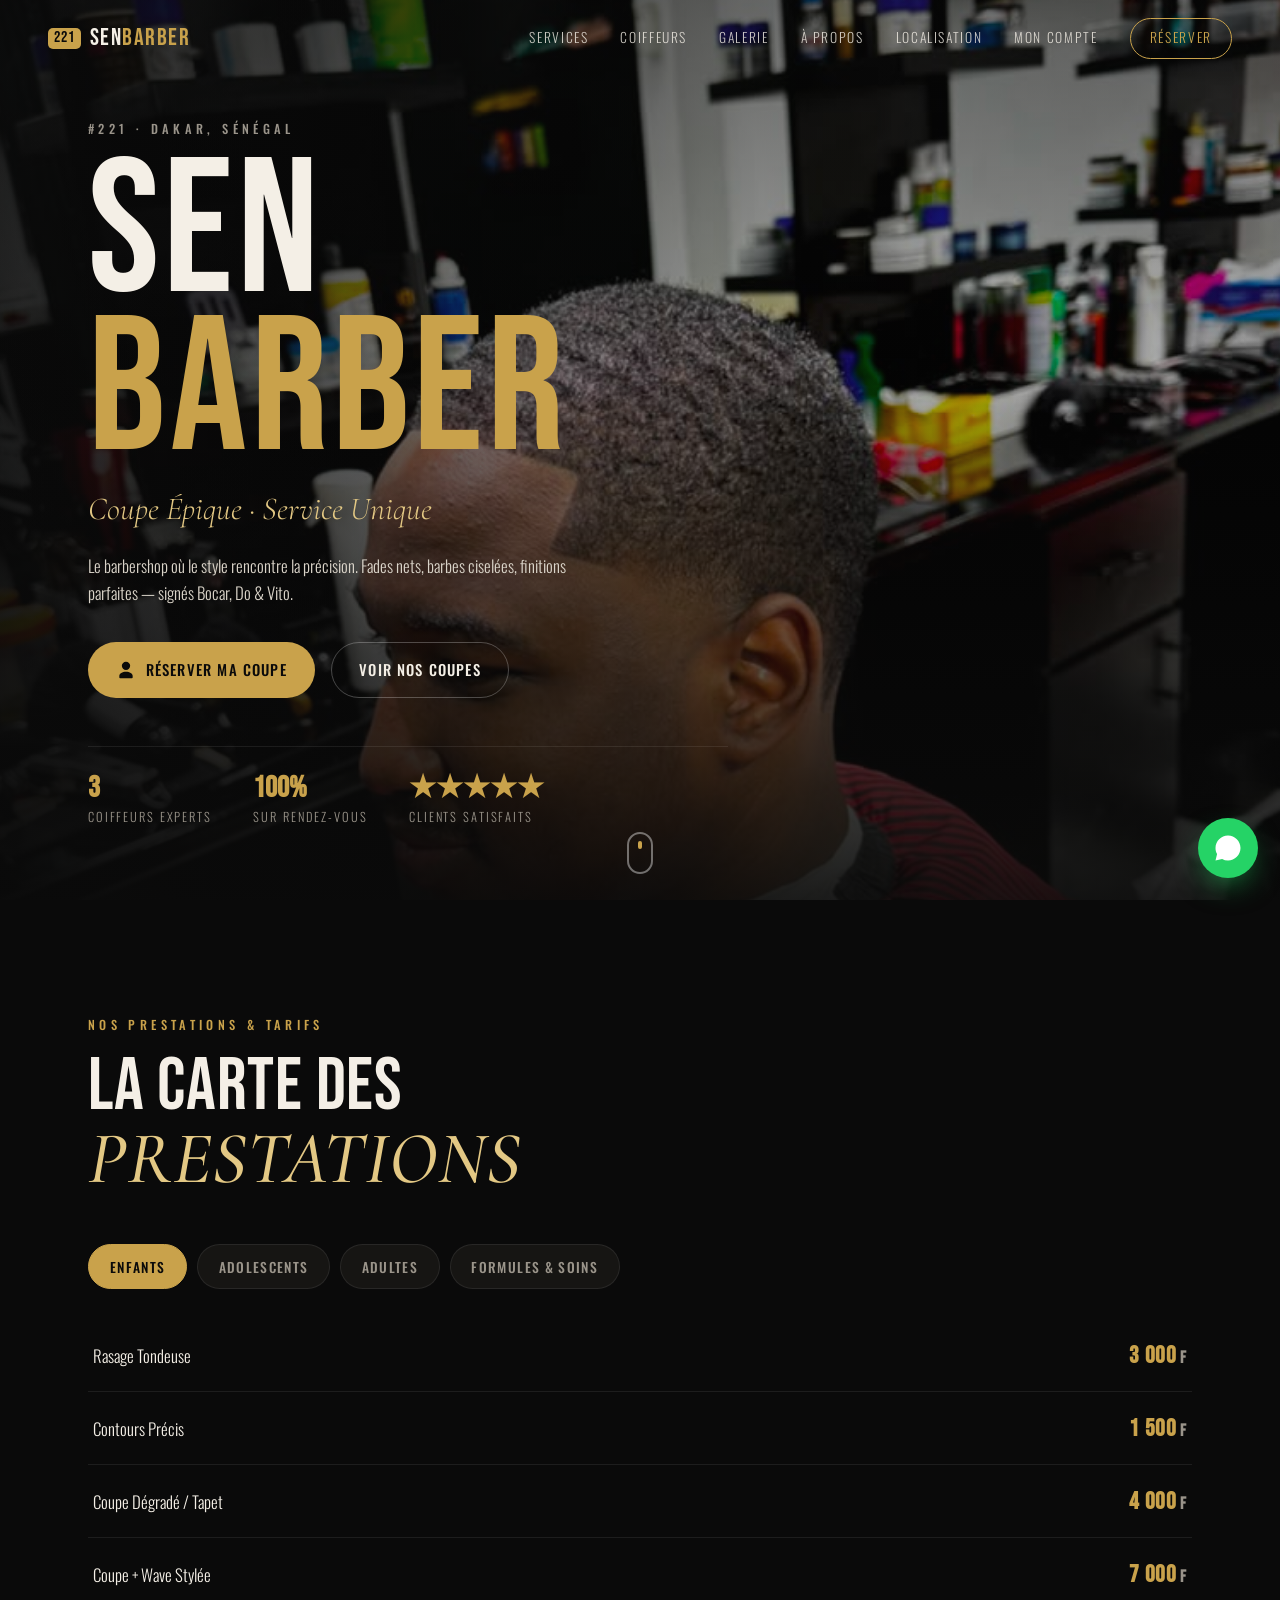
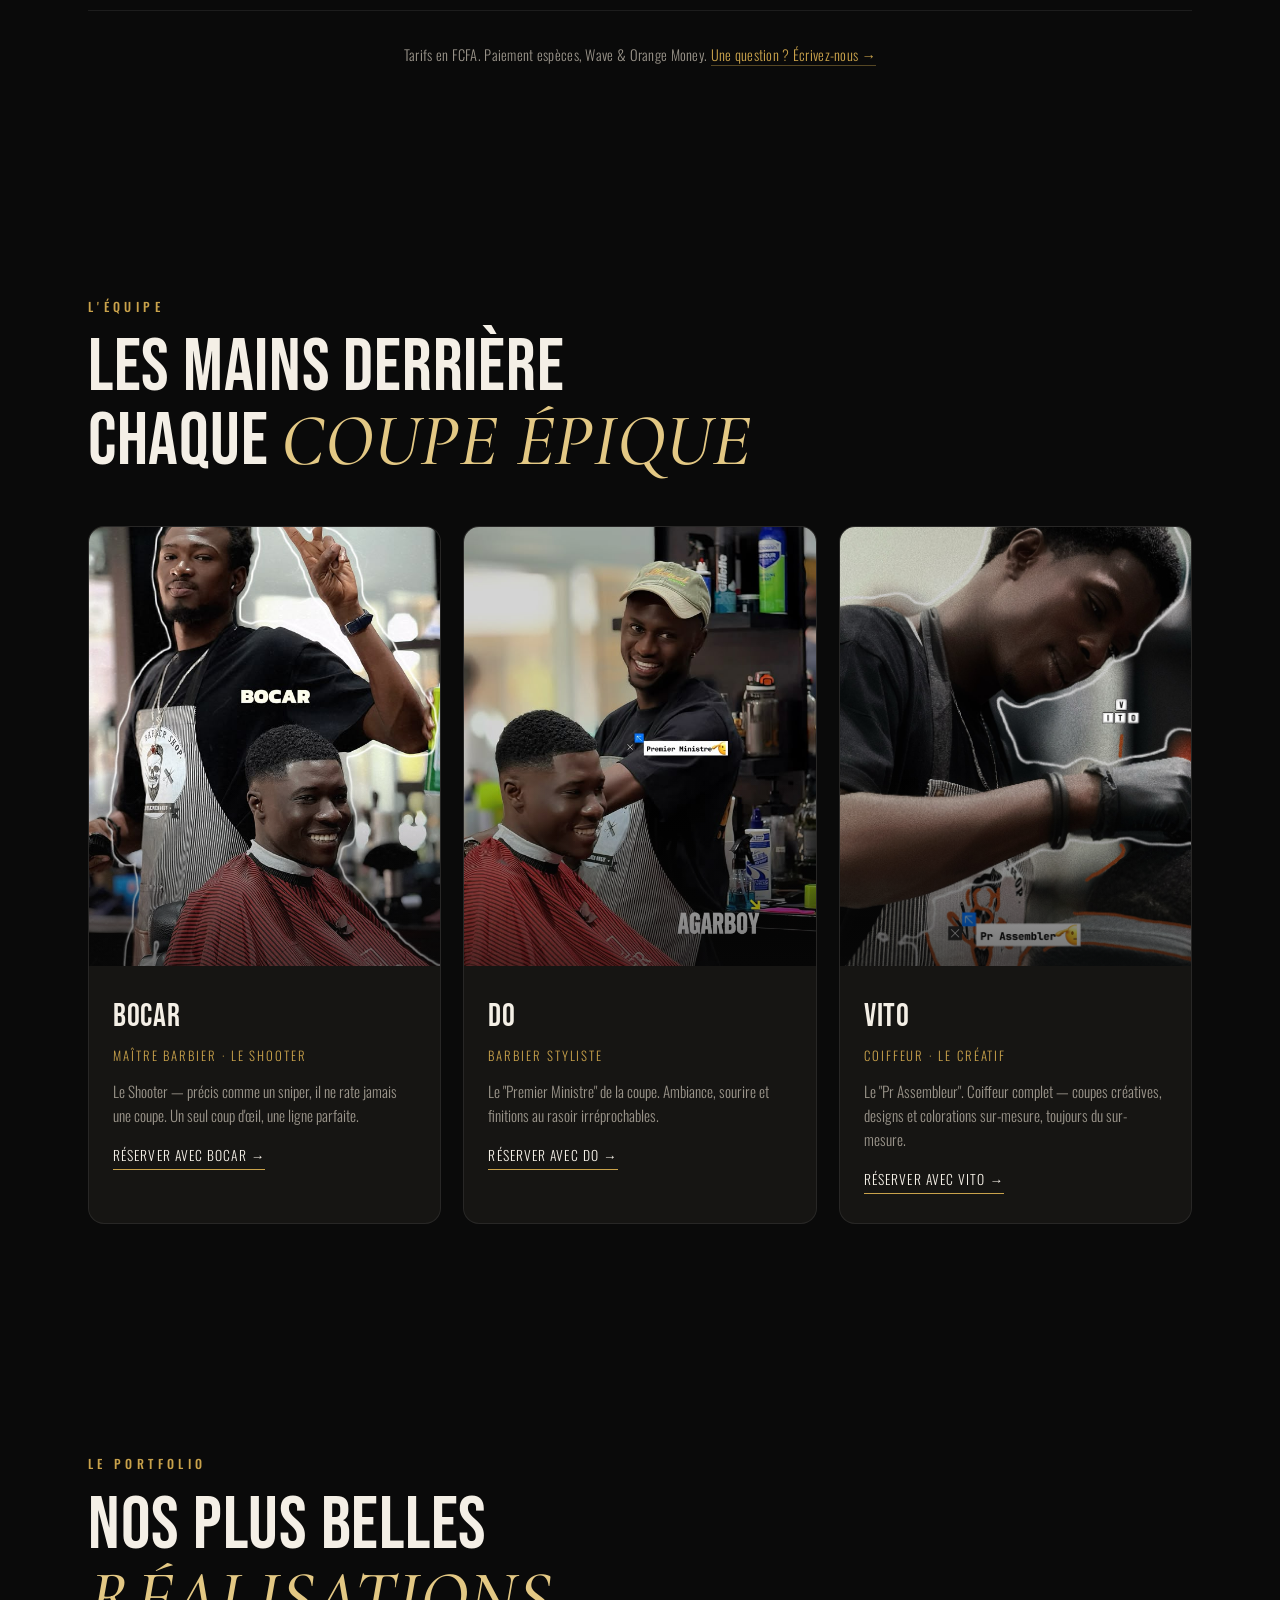
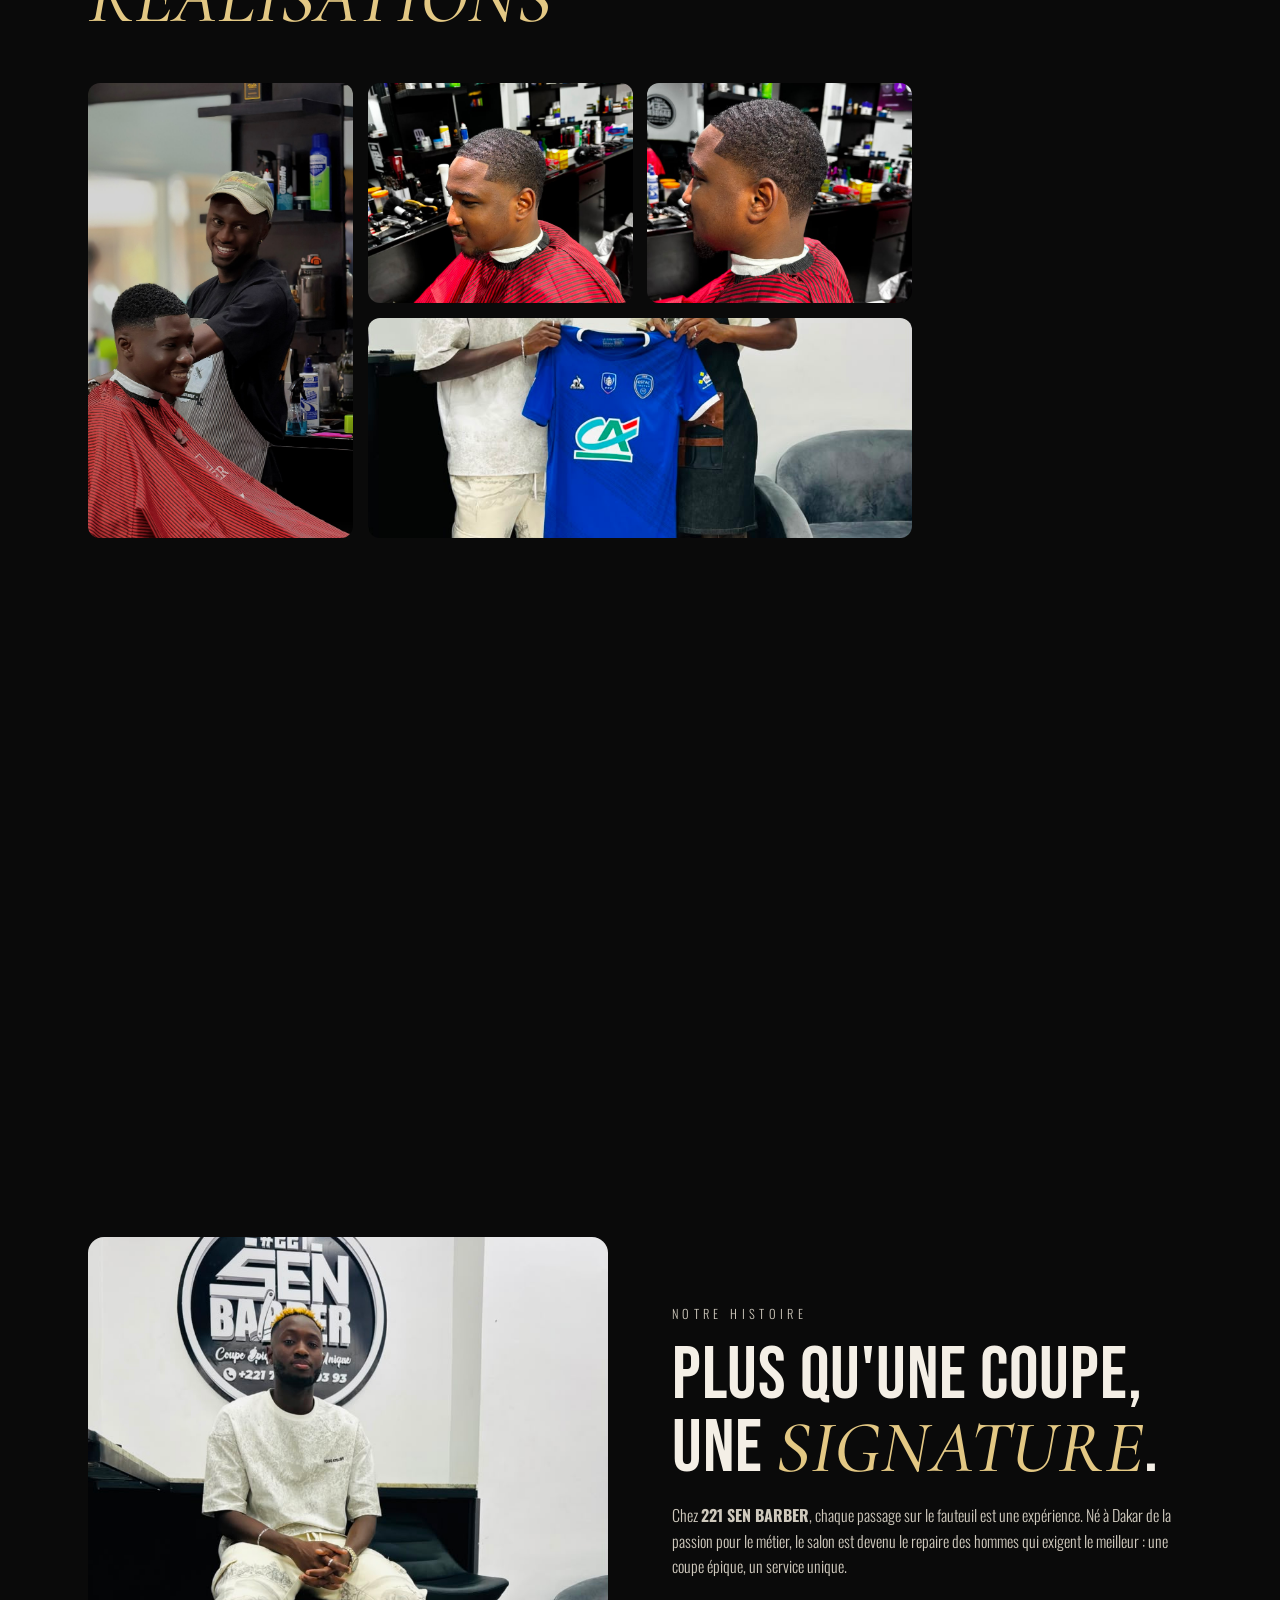
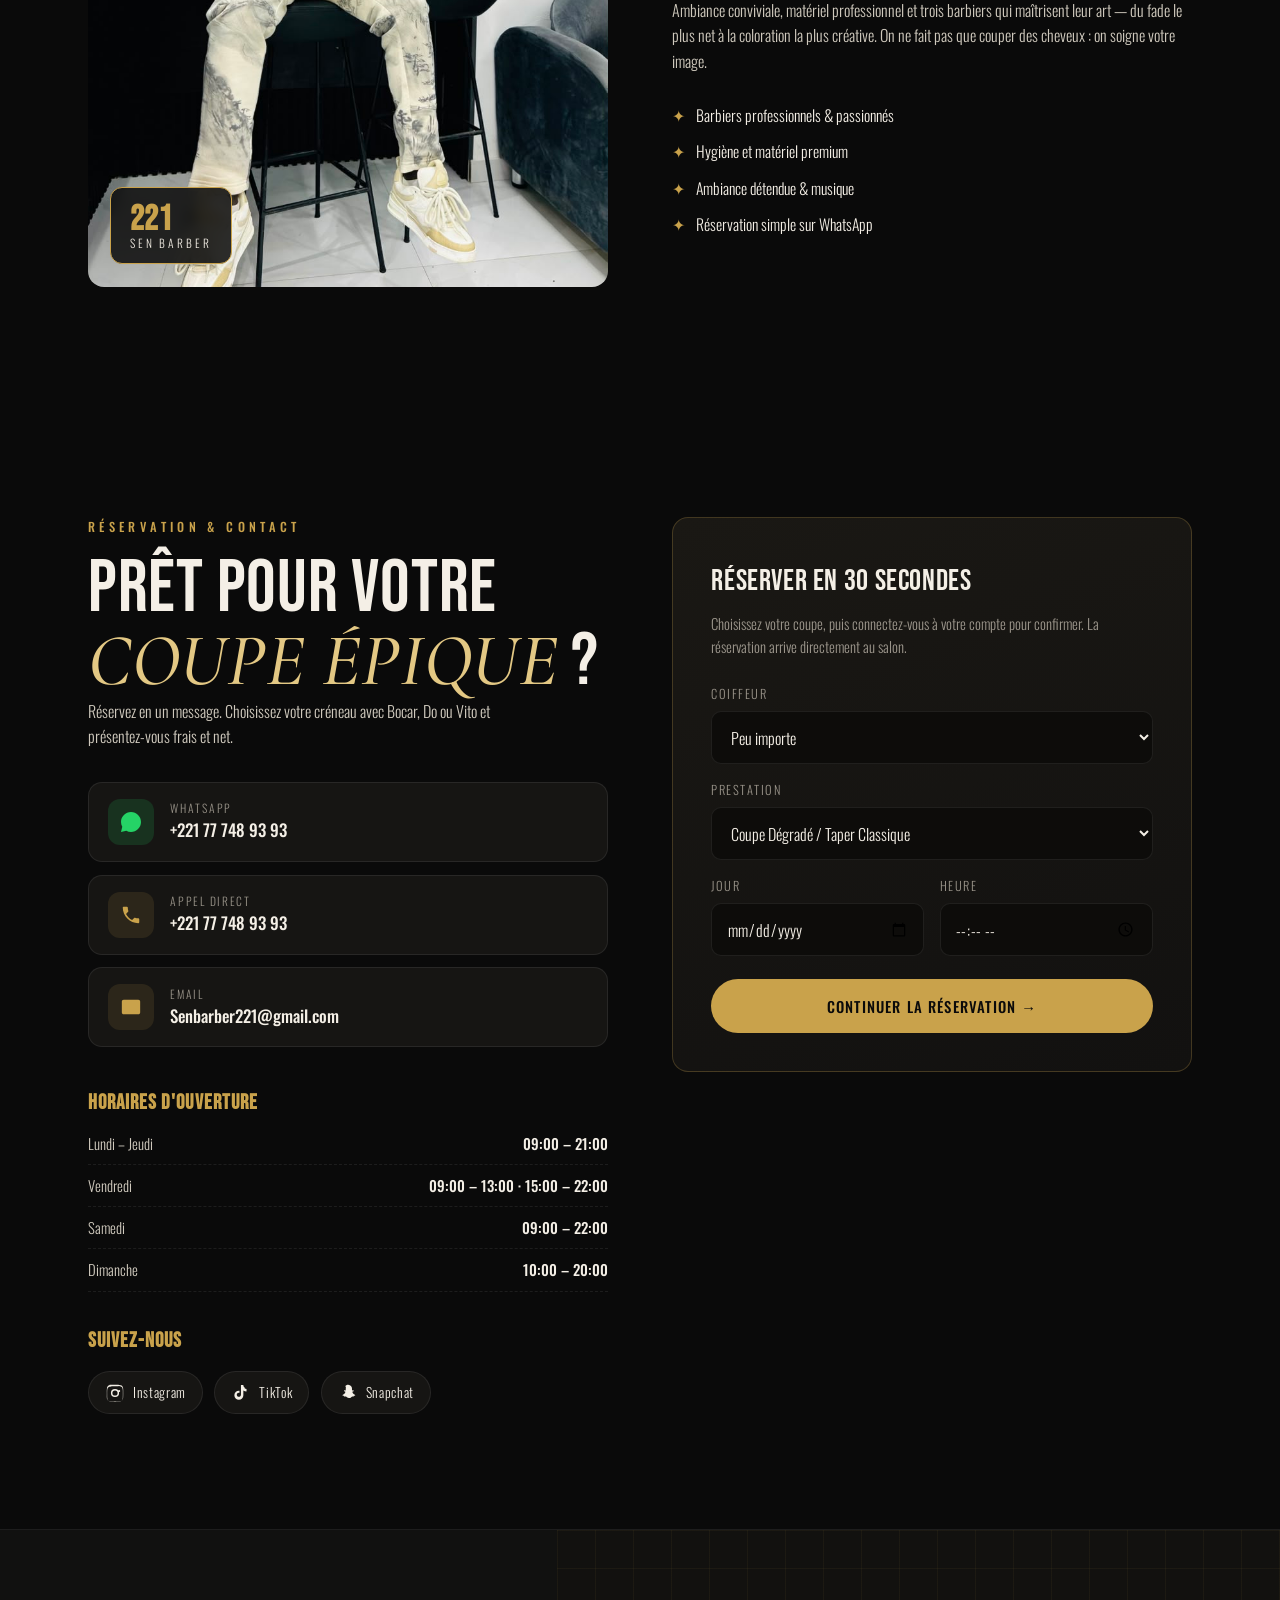
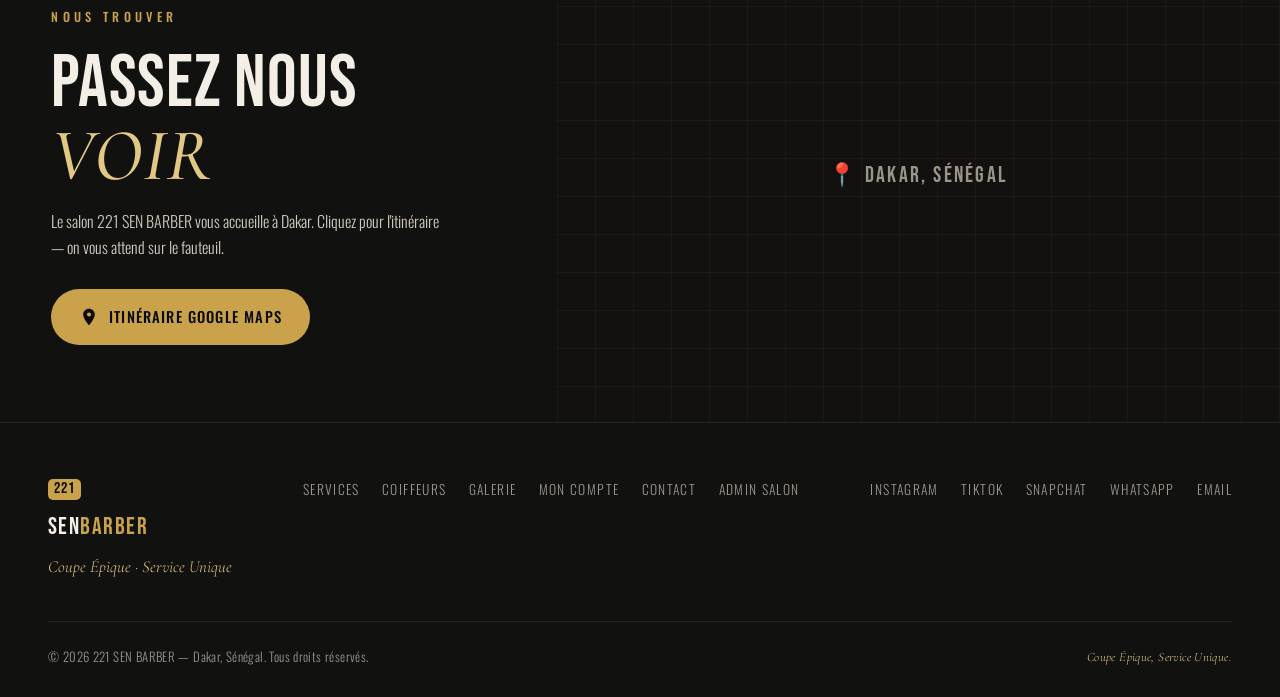
<file: index.html>
<!DOCTYPE html>
<html lang="fr">
<head>
<meta charset="UTF-8" />
<meta name="viewport" content="width=device-width, initial-scale=1.0" />
<title>221 SEN BARBER — Coupe Épique, Service Unique | Dakar</title>
<meta name="description" content="221 SEN BARBER — Barbershop premium à Dakar. Coupe épique, service unique. Fades, dégradés, taille de barbe et coloration par Bocar, Do et Vito. Réservez sur WhatsApp." />
<meta name="theme-color" content="#0a0a0a" />

<!-- Open Graph -->
<meta property="og:title" content="221 SEN BARBER — Coupe Épique, Service Unique" />
<meta property="og:description" content="Barbershop premium à Dakar. Réservez votre coupe avec Bocar, Do ou Vito." />
<meta property="og:image" content="assets/hero.jpg" />
<meta property="og:type" content="website" />

<link rel="preconnect" href="https://fonts.googleapis.com" />
<link rel="preconnect" href="https://fonts.gstatic.com" crossorigin />
<link href="https://fonts.googleapis.com/css2?family=Bebas+Neue&family=Oswald:wght@300;400;500;600;700&family=Cormorant+Garamond:ital,wght@0,500;0,600;1,500&display=swap" rel="stylesheet" />
<link rel="stylesheet" href="styles.css?v=2" />
</head>
<body>

<!-- ===== NAV ===== -->
<header class="nav" id="nav">
  <a href="#accueil" class="brand">
    <span class="brand-mark">221</span>
    <span class="brand-name">SEN<span class="amp">BARBER</span></span>
  </a>
  <nav class="nav-links" id="navLinks">
    <a href="#services">Services</a>
    <a href="#coiffeurs">Coiffeurs</a>
    <a href="#galerie">Galerie</a>
    <a href="#apropos">À propos</a>
    <a href="#localisation">Localisation</a>
    <a href="compte.html">Mon compte</a>
    <a class="nav-cta" href="compte.html">Réserver</a>
  </nav>
  <button class="burger" id="burger" aria-label="Menu">
    <span></span><span></span><span></span>
  </button>
</header>

<!-- ===== HERO ===== -->
<section class="hero" id="accueil">
  <div class="hero-bg" style="background-image:url('assets/cut-1.jpg')"></div>
  <div class="hero-overlay"></div>
  <div class="hero-content">
    <p class="eyebrow">#221 · DAKAR, SÉNÉGAL</p>
    <h1 class="hero-title">SEN<span>BARBER</span></h1>
    <p class="hero-tagline">Coupe Épique · Service Unique</p>
    <p class="hero-sub">Le barbershop où le style rencontre la précision. Fades nets, barbes ciselées, finitions parfaites — signés Bocar, Do &amp; Vito.</p>
    <div class="hero-actions">
      <a class="btn btn-gold" href="compte.html">
        <svg viewBox="0 0 24 24" width="20" height="20" fill="currentColor"><path d="M12 2a5 5 0 100 10A5 5 0 0012 2zm0 12c-4.4 0-8 2.2-8 5v2a1 1 0 001 1h14a1 1 0 001-1v-2c0-2.8-3.6-5-8-5z"/></svg>
        Réserver ma coupe
      </a>
      <a class="btn btn-ghost" href="#galerie">Voir nos coupes</a>
    </div>
    <div class="hero-stats">
      <div><strong>3</strong><span>Coiffeurs experts</span></div>
      <div><strong>100%</strong><span>Sur rendez-vous</span></div>
      <div><strong>★★★★★</strong><span>Clients satisfaits</span></div>
    </div>
  </div>
  <a href="#services" class="scroll-hint" aria-label="Descendre">
    <span></span>
  </a>
</section>

<!-- ===== SERVICES / TARIFS ===== -->
<section class="section services" id="services">
  <div class="section-head">
    <p class="eyebrow eyebrow-gold">Nos prestations &amp; tarifs</p>
    <h2>La carte des<br /><em>prestations</em></h2>
  </div>

  <div class="tabs" id="priceTabs">
    <button class="tab active" data-tab="enfants">Enfants</button>
    <button class="tab" data-tab="ados">Adolescents</button>
    <button class="tab" data-tab="adultes">Adultes</button>
    <button class="tab" data-tab="formules">Formules &amp; Soins</button>
  </div>

  <div class="price-menu">
    <!-- ENFANTS -->
    <div class="price-panel active" data-panel="enfants">
      <ul class="price-list">
        <li><span>Rasage Tondeuse</span><b>3 000</b></li>
        <li><span>Contours Précis</span><b>1 500</b></li>
        <li><span>Coupe Dégradé / Tapet</span><b>4 000</b></li>
        <li><span>Coupe + Wave Stylée</span><b>7 000</b></li>
      </ul>
    </div>
    <!-- ADOS -->
    <div class="price-panel" data-panel="ados">
      <ul class="price-list">
        <li><span>Rasage Tondeuse</span><b>4 000</b></li>
        <li><span>Contours Précis</span><b>1 500</b></li>
        <li><span>Coupe Dégradé / Taper Moderne</span><b>5 000</b></li>
        <li><span>Coupe + Wave Stylée</span><b>8 000</b></li>
      </ul>
    </div>
    <!-- ADULTES -->
    <div class="price-panel" data-panel="adultes">
      <ul class="price-list two-col">
        <li><span>Contours Précis</span><b>3 000</b></li>
        <li><span>Barbe Simple</span><b>1 500</b></li>
        <li><span>Rasage Tondeuse</span><b>5 000</b></li>
        <li><span>Barbe Complète</span><b>2 500</b></li>
        <li><span>Boule à Zéro</span><b>5 000</b></li>
        <li class="hot"><span>Coupe Dégradé / Taper Classique</span><b>6 000</b></li>
        <li><span>Coupe + Wave Stylée</span><b>8 000</b></li>
        <li><span>Coupe + Teinture</span><b>8 000</b></li>
        <li><span>Coupe + Teinture + Barbe</span><b>10 000</b></li>
        <li><span>Coupe Personnalisée</span><b>10 000</b></li>
        <li><span>Coupe Européenne Simple</span><b>8 000</b></li>
        <li><span>Coupe Européenne Personnalisée</span><b>10 000</b></li>
      </ul>
    </div>
    <!-- FORMULES -->
    <div class="price-panel" data-panel="formules">
      <ul class="price-list two-col">
        <li><span>Shampoing Enfants</span><b>1 000</b></li>
        <li><span>Shampoing Adulte</span><b>1 500</b></li>
        <li><span>Shampoing Simple</span><b>1 000</b></li>
        <li><span>Shampoing + Massage</span><b>3 000</b></li>
        <li><span>Teinte Noire</span><b>1 500</b></li>
        <li><span>Défrichage Pro</span><b>2 000</b></li>
        <li><span>Teinte Couleur</span><b>8 000</b></li>
        <li><span>Soins de Visage Barbershop</span><b class="sd">Sur demande</b></li>
        <li><span>Installation Sisterlocks</span><b class="sd">Sur demande</b></li>
        <li><span>Installation Dreadlocks</span><b class="sd">Sur demande</b></li>
        <li><span>Resserrage et Traitement</span><b class="sd">Sur demande</b></li>
      </ul>
    </div>
  </div>
  <p class="services-note">Tarifs en FCFA. Paiement espèces, Wave &amp; Orange Money. <a href="https://wa.me/221777489393" target="_blank" rel="noopener">Une question ? Écrivez-nous →</a></p>
</section>

<!-- ===== COIFFEURS ===== -->
<section class="section barbers" id="coiffeurs">
  <div class="section-head">
    <p class="eyebrow eyebrow-gold">L'équipe</p>
    <h2>Les mains derrière<br />chaque <em>coupe épique</em></h2>
  </div>
  <div class="barbers-grid">
    <article class="barber">
      <div class="barber-photo"><img src="assets/barber-bocar.jpg" alt="Bocar, coiffeur chez 221 Sen Barber" loading="lazy" /></div>
      <div class="barber-info">
        <h3>Bocar</h3>
        <p class="barber-role">Maître barbier · Le Shooter</p>
        <p class="barber-desc">Le Shooter — précis comme un sniper, il ne rate jamais une coupe. Un seul coup d'œil, une ligne parfaite.</p>
        <a class="barber-book" href="https://wa.me/221777489393?text=Bonjour%2C%20je%20souhaite%20r%C3%A9server%20avec%20Bocar." target="_blank" rel="noopener">Réserver avec Bocar →</a>
      </div>
    </article>
    <article class="barber">
      <div class="barber-photo"><img src="assets/barber-do.jpg" alt="Do, coiffeur chez 221 Sen Barber" loading="lazy" /></div>
      <div class="barber-info">
        <h3>Do</h3>
        <p class="barber-role">Barbier styliste</p>
        <p class="barber-desc">Le "Premier Ministre" de la coupe. Ambiance, sourire et finitions au rasoir irréprochables.</p>
        <a class="barber-book" href="https://wa.me/221777489393?text=Bonjour%2C%20je%20souhaite%20r%C3%A9server%20avec%20Do." target="_blank" rel="noopener">Réserver avec Do →</a>
      </div>
    </article>
    <article class="barber">
      <div class="barber-photo"><img src="assets/barber-vito.jpg" alt="Vito, coiffeur chez 221 Sen Barber" loading="lazy" /></div>
      <div class="barber-info">
        <h3>Vito</h3>
        <p class="barber-role">Coiffeur · Le Créatif</p>
        <p class="barber-desc">Le "Pr Assembleur". Coiffeur complet — coupes créatives, designs et colorations sur-mesure, toujours du sur-mesure.</p>
        <a class="barber-book" href="https://wa.me/221777489393?text=Bonjour%2C%20je%20souhaite%20r%C3%A9server%20avec%20Vito." target="_blank" rel="noopener">Réserver avec Vito →</a>
      </div>
    </article>
  </div>
</section>

<!-- ===== GALERIE ===== -->
<section class="section gallery" id="galerie">
  <div class="section-head">
    <p class="eyebrow eyebrow-gold">Le portfolio</p>
    <h2>Nos plus belles<br /><em>réalisations</em></h2>
  </div>
  <div class="gallery-grid">
    <figure class="g-item g-tall"><img src="assets/cut-4.jpg" alt="Coupe réalisée chez 221 Sen Barber" loading="lazy" /></figure>
    <figure class="g-item"><img src="assets/cut-1.jpg" alt="Fade net vue de profil" loading="lazy" /></figure>
    <figure class="g-item"><img src="assets/cut-2.jpg" alt="Dégradé et waves" loading="lazy" /></figure>
    <figure class="g-item g-wide"><img src="assets/community-2.jpg" alt="221 Sen Barber, l'accueil du salon" loading="lazy" /></figure>
    <figure class="g-item g-tall"><img src="assets/cut-3.jpg" alt="Coupe et taille de barbe" loading="lazy" /></figure>
    <figure class="g-item"><img src="assets/editorial-1.jpg" alt="Look éditorial 221 Sen Barber" loading="lazy" /></figure>
    <figure class="g-item"><img src="assets/community-1.jpg" alt="L'équipe et les clients 221 Sen Barber" loading="lazy" /></figure>
    <figure class="g-item g-wide"><img src="assets/community-3.jpg" alt="Finition à la salle 221 Sen Barber" loading="lazy" /></figure>
    <figure class="g-item"><img src="assets/editorial-2.jpg" alt="Portrait éditorial" loading="lazy" /></figure>
  </div>
</section>

<!-- ===== A PROPOS ===== -->
<section class="section about" id="apropos">
  <div class="about-grid">
    <div class="about-media">
      <img src="assets/about.jpg" alt="221 Sen Barber, l'ambiance du salon" loading="lazy" />
      <div class="about-badge">
        <strong>221</strong>
        <span>SEN BARBER</span>
      </div>
    </div>
    <div class="about-text">
      <p class="eyebrow eyebrow-gold">Notre histoire</p>
      <h2>Plus qu'une coupe,<br />une <em>signature</em>.</h2>
      <p>Chez <strong>221 SEN BARBER</strong>, chaque passage sur le fauteuil est une expérience. Né à Dakar de la passion pour le métier, le salon est devenu le repaire des hommes qui exigent le meilleur : une coupe épique, un service unique.</p>
      <p>Ambiance conviviale, matériel professionnel et trois barbiers qui maîtrisent leur art — du fade le plus net à la coloration la plus créative. On ne fait pas que couper des cheveux : on soigne votre image.</p>
      <ul class="about-list">
        <li><span>✦</span> Barbiers professionnels &amp; passionnés</li>
        <li><span>✦</span> Hygiène et matériel premium</li>
        <li><span>✦</span> Ambiance détendue &amp; musique</li>
        <li><span>✦</span> Réservation simple sur WhatsApp</li>
      </ul>
    </div>
  </div>
</section>

<!-- ===== CONTACT / RESERVATION ===== -->
<section class="section contact" id="contact">
  <div class="contact-inner">
    <div class="contact-left">
      <p class="eyebrow eyebrow-gold">Réservation &amp; contact</p>
      <h2>Prêt pour votre<br /><em>coupe épique</em> ?</h2>
      <p class="contact-lead">Réservez en un message. Choisissez votre créneau avec Bocar, Do ou Vito et présentez-vous frais et net.</p>

      <div class="contact-cards">
        <a class="c-card" href="https://wa.me/221777489393?text=Bonjour%20221%20SEN%20BARBER%2C%20je%20souhaite%20r%C3%A9server%20une%20coupe." target="_blank" rel="noopener">
          <div class="c-icon wa">
            <svg viewBox="0 0 24 24" width="24" height="24" fill="currentColor"><path d="M17.5 14.4c-.3-.15-1.8-.9-2.1-1-.3-.1-.5-.15-.7.15-.2.3-.8 1-.95 1.15-.18.15-.35.17-.65.05-.3-.15-1.27-.47-2.4-1.5-.9-.8-1.5-1.77-1.67-2.07-.17-.3-.02-.45.13-.6.13-.13.3-.35.45-.52.15-.17.2-.3.3-.5.1-.2.05-.37-.02-.52-.08-.15-.7-1.67-.95-2.28-.25-.6-.5-.52-.7-.53h-.6c-.2 0-.52.07-.8.37-.27.3-1.05 1.02-1.05 2.5s1.07 2.9 1.22 3.1c.15.2 2.1 3.2 5.1 4.5.7.3 1.25.48 1.68.62.7.22 1.35.2 1.86.12.57-.08 1.75-.72 2-1.4.25-.7.25-1.28.17-1.4-.07-.13-.27-.2-.57-.35zM12 2C6.48 2 2 6.48 2 12c0 1.77.46 3.42 1.27 4.86L2 22l5.28-1.24A9.96 9.96 0 0012 22c5.52 0 10-4.48 10-10S17.52 2 12 2z"/></svg>
          </div>
          <div><span>WhatsApp</span><strong>+221 77 748 93 93</strong></div>
        </a>
        <a class="c-card" href="tel:+221777489393">
          <div class="c-icon"><svg viewBox="0 0 24 24" width="22" height="22" fill="currentColor"><path d="M6.6 10.8c1.4 2.8 3.8 5.1 6.6 6.6l2.2-2.2c.3-.3.7-.4 1-.2 1.1.4 2.3.6 3.6.6.6 0 1 .4 1 1V20c0 .6-.4 1-1 1C10.8 21 3 13.2 3 3.9c0-.6.5-1 1-1h3.5c.6 0 1 .4 1 1 0 1.2.2 2.4.6 3.6.1.4 0 .8-.3 1l-2.2 2.3z"/></svg></div>
          <div><span>Appel direct</span><strong>+221 77 748 93 93</strong></div>
        </a>
        <a class="c-card" href="mailto:Senbarber221@gmail.com">
          <div class="c-icon"><svg viewBox="0 0 24 24" width="22" height="22" fill="currentColor"><path d="M4 4h16c1.1 0 2 .9 2 2v12c0 1.1-.9 2-2 2H4c-1.1 0-2-.9-2-2V6c0-1.1.9-2 2-2zm8 7L4 6.2V6l8 5 8-5v.2L12 11z"/></svg></div>
          <div><span>Email</span><strong>Senbarber221@gmail.com</strong></div>
        </a>
      </div>

      <div class="hours">
        <h4>Horaires d'ouverture</h4>
        <ul>
          <li><span>Lundi – Jeudi</span><b>09:00 – 21:00</b></li>
          <li><span>Vendredi</span><b>09:00 – 13:00 · 15:00 – 22:00</b></li>
          <li><span>Samedi</span><b>09:00 – 22:00</b></li>
          <li><span>Dimanche</span><b>10:00 – 20:00</b></li>
        </ul>
      </div>

      <div class="socials">
        <h4>Suivez-nous</h4>
        <div class="social-row">
          <a class="social" href="https://www.instagram.com/221_sen_barber" target="_blank" rel="noopener" aria-label="Instagram">
            <svg viewBox="0 0 24 24" width="20" height="20" fill="currentColor"><path d="M12 2.2c3.2 0 3.6 0 4.9.07 1.2.06 1.8.26 2.2.43.6.2 1 .5 1.4.9.4.4.7.8.9 1.4.2.4.4 1 .4 2.2.07 1.3.07 1.7.07 4.9s0 3.6-.07 4.9c-.06 1.2-.26 1.8-.43 2.2-.2.6-.5 1-.9 1.4-.4.4-.8.7-1.4.9-.4.2-1 .4-2.2.4-1.3.07-1.7.07-4.9.07s-3.6 0-4.9-.07c-1.2-.06-1.8-.26-2.2-.43-.6-.2-1-.5-1.4-.9-.4-.4-.7-.8-.9-1.4-.2-.4-.4-1-.4-2.2C2.2 15.6 2.2 15.2 2.2 12s0-3.6.07-4.9c.06-1.2.26-1.8.43-2.2.2-.6.5-1 .9-1.4.4-.4.8-.7 1.4-.9.4-.2 1-.4 2.2-.4C8.4 2.2 8.8 2.2 12 2.2zm0 1.8c-3.1 0-3.5 0-4.7.07-1.1.05-1.7.24-2.1.4-.5.2-.9.44-1.3.84-.4.4-.64.8-.84 1.3-.16.4-.35 1-.4 2.1C2.6 9.5 2.6 9.9 2.6 13s0 3.5.07 4.7c.05 1.1.24 1.7.4 2.1.2.5.44.9.84 1.3.4.4.8.64 1.3.84.4.16 1 .35 2.1.4 1.2.07 1.6.07 4.7.07s3.5 0 4.7-.07c1.1-.05 1.7-.24 2.1-.4.5-.2.9-.44 1.3-.84.4-.4.64-.8.84-1.3.16-.4.35-1 .4-2.1.07-1.2.07-1.6.07-4.7s0-3.5-.07-4.7c-.05-1.1-.24-1.7-.4-2.1-.2-.5-.44-.9-.84-1.3-.4-.4-.8-.64-1.3-.84-.4-.16-1-.35-2.1-.4C15.5 4 15.1 4 12 4zm0 3.1a4.9 4.9 0 110 9.8 4.9 4.9 0 010-9.8zm0 1.8a3.1 3.1 0 100 6.2 3.1 3.1 0 000-6.2zm5.1-.4a1.15 1.15 0 110 2.3 1.15 1.15 0 010-2.3z"/></svg>
            Instagram
          </a>
          <a class="social" href="https://www.tiktok.com/@221_sen_barber" target="_blank" rel="noopener" aria-label="TikTok">
            <svg viewBox="0 0 24 24" width="20" height="20" fill="currentColor"><path d="M16.6 5.8c-.9-.6-1.5-1.5-1.7-2.6-.05-.24-.07-.5-.07-.7h-2.9v11.6c0 1.4-1.1 2.5-2.5 2.5s-2.5-1.1-2.5-2.5 1.1-2.5 2.5-2.5c.27 0 .53.04.77.12V9.3a5.4 5.4 0 00-.77-.06 5.4 5.4 0 100 10.8 5.4 5.4 0 005.4-5.4V8.9c1.1.8 2.4 1.2 3.8 1.2V7.2c-.75 0-1.46-.2-2.07-.55l-.03-.02c-.02-.01-.03-.02-.05-.03z"/></svg>
            TikTok
          </a>
          <a class="social" href="https://snapchat.com/t/NSH1MHVS" target="_blank" rel="noopener" aria-label="Snapchat">
            <svg viewBox="0 0 24 24" width="20" height="20" fill="currentColor"><path d="M12 2.2c1.9 0 3.9 1.1 4.6 3.2.3.9.2 1.9.2 2.9 0 .3 0 .6.3.7.3.1.6-.1.9-.2.2-.1.5-.1.7.1.3.3.2.7-.1.9-.3.2-.7.3-1 .5-.3.2-.4.4-.3.7.5 1.4 1.5 2.5 2.9 3 .3.1.6.2.5.6-.1.5-1 .7-1.4.8-.2 0-.3.2-.3.4-.1.5-.4.5-.8.5-.5 0-1-.1-1.5.1-.4.2-.7.6-1.1.9-.7.5-1.6.7-2.5.6-.9 0-1.7-.4-2.4-.9-.4-.3-.8-.6-1.3-.7-.5-.1-1 0-1.5 0-.4 0-.7-.1-.8-.5 0-.2-.1-.4-.3-.4-.5-.1-1.3-.3-1.4-.8-.1-.4.2-.5.5-.6 1.4-.5 2.4-1.6 2.9-3 .1-.3 0-.5-.3-.7-.3-.2-.7-.3-1-.5-.3-.2-.4-.6-.1-.9.2-.2.5-.2.7-.1.3.1.6.3.9.2.3-.1.3-.4.3-.7 0-1-.1-2 .2-2.9C8.1 3.3 10.1 2.2 12 2.2z"/></svg>
            Snapchat
          </a>
        </div>
      </div>
    </div>

    <div class="contact-right">
      <div class="reserve-card">
        <h3>Réserver en 30 secondes</h3>
        <p>Choisissez votre coupe, puis connectez-vous à votre compte pour confirmer. La réservation arrive directement au salon.</p>
        <form id="bookForm">
          <label>Coiffeur
            <select id="f-barber">
              <option>Peu importe</option>
              <option>Bocar</option>
              <option>Do</option>
              <option>Vito</option>
            </select>
          </label>
          <label>Prestation
            <select id="f-service">
              <optgroup label="Adultes">
                <option selected>Coupe Dégradé / Taper Classique</option>
                <option>Coupe + Wave Stylée</option>
                <option>Coupe + Teinture + Barbe</option>
                <option>Coupe Personnalisée</option>
                <option>Coupe Européenne</option>
                <option>Barbe Complète</option>
                <option>Boule à Zéro</option>
                <option>Contours Précis</option>
              </optgroup>
              <optgroup label="Adolescents">
                <option>Coupe Dégradé / Taper Moderne (Ado)</option>
                <option>Coupe + Wave Stylée (Ado)</option>
              </optgroup>
              <optgroup label="Enfants">
                <option>Coupe Dégradé / Tapet (Enfant)</option>
                <option>Coupe + Wave Stylée (Enfant)</option>
              </optgroup>
              <optgroup label="Soins & Formules">
                <option>Shampoing + Massage</option>
                <option>Teinte Couleur</option>
                <option>Défrichage Pro</option>
                <option>Installation Dreadlocks</option>
                <option>Installation Sisterlocks</option>
                <option>Soins de Visage</option>
              </optgroup>
            </select>
          </label>
          <div class="form-row">
            <label>Jour
              <input type="date" id="f-date" />
            </label>
            <label>Heure
              <input type="time" id="f-time" />
            </label>
          </div>
          <button type="submit" class="btn btn-gold btn-full">
            Continuer la réservation →
          </button>
        </form>
      </div>
    </div>
  </div>
</section>

<!-- ===== LOCALISATION ===== -->
<section class="location" id="localisation">
  <div class="location-info">
    <p class="eyebrow eyebrow-gold">Nous trouver</p>
    <h2>Passez nous<br /><em>voir</em></h2>
    <p class="loc-desc">Le salon 221 SEN BARBER vous accueille à Dakar. Cliquez pour l'itinéraire — on vous attend sur le fauteuil.</p>
    <a class="btn btn-gold" href="https://maps.app.goo.gl/CmSyefhmSrzNCbm66" target="_blank" rel="noopener">
      <svg viewBox="0 0 24 24" width="20" height="20" fill="currentColor"><path d="M12 2C8.1 2 5 5.1 5 9c0 5.2 7 13 7 13s7-7.8 7-13c0-3.9-3.1-7-7-7zm0 9.5A2.5 2.5 0 1112 6.5a2.5 2.5 0 010 5z"/></svg>
      Itinéraire Google Maps
    </a>
  </div>
  <div class="location-map">
    <iframe
      title="Localisation 221 Sen Barber"
      src="https://maps.google.com/maps?q=14.7337431,-17.4959837&z=16&output=embed"
      loading="lazy" referrerpolicy="no-referrer-when-downgrade" allowfullscreen></iframe>
  </div>
</section>

<!-- ===== FOOTER ===== -->
<footer class="footer">
  <div class="footer-top">
    <div class="footer-brand">
      <span class="brand-mark">221</span>
      <span class="brand-name">SEN<span class="amp">BARBER</span></span>
      <p>Coupe Épique · Service Unique</p>
    </div>
    <nav class="footer-nav">
      <a href="#services">Services</a>
      <a href="#coiffeurs">Coiffeurs</a>
      <a href="#galerie">Galerie</a>
      <a href="compte.html">Mon compte</a>
      <a href="#contact">Contact</a>
      <a href="admin.html">Admin salon</a>
    </nav>
    <div class="footer-social">
      <a href="https://www.instagram.com/221_sen_barber" target="_blank" rel="noopener">Instagram</a>
      <a href="https://www.tiktok.com/@221_sen_barber" target="_blank" rel="noopener">TikTok</a>
      <a href="https://snapchat.com/t/NSH1MHVS" target="_blank" rel="noopener">Snapchat</a>
      <a href="https://wa.me/221777489393" target="_blank" rel="noopener">WhatsApp</a>
      <a href="mailto:Senbarber221@gmail.com">Email</a>
    </div>
  </div>
  <div class="footer-bottom">
    <p>© <span id="year"></span> 221 SEN BARBER — Dakar, Sénégal. Tous droits réservés.</p>
    <p class="credit">Coupe Épique, Service Unique.</p>
  </div>
</footer>

<!-- Floating WhatsApp -->
<a class="fab" href="https://wa.me/221777489393?text=Bonjour%20221%20SEN%20BARBER%2C%20je%20souhaite%20r%C3%A9server." target="_blank" rel="noopener" aria-label="Réserver sur WhatsApp">
  <svg viewBox="0 0 24 24" width="30" height="30" fill="currentColor"><path d="M17.5 14.4c-.3-.15-1.8-.9-2.1-1-.3-.1-.5-.15-.7.15-.2.3-.8 1-.95 1.15-.18.15-.35.17-.65.05-.3-.15-1.27-.47-2.4-1.5-.9-.8-1.5-1.77-1.67-2.07-.17-.3-.02-.45.13-.6.13-.13.3-.35.45-.52.15-.17.2-.3.3-.5.1-.2.05-.37-.02-.52-.08-.15-.7-1.67-.95-2.28-.25-.6-.5-.52-.7-.53h-.6c-.2 0-.52.07-.8.37-.27.3-1.05 1.02-1.05 2.5s1.07 2.9 1.22 3.1c.15.2 2.1 3.2 5.1 4.5.7.3 1.25.48 1.68.62.7.22 1.35.2 1.86.12.57-.08 1.75-.72 2-1.4.25-.7.25-1.28.17-1.4-.07-.13-.27-.2-.57-.35zM12 2C6.48 2 2 6.48 2 12c0 1.77.46 3.42 1.27 4.86L2 22l5.28-1.24A9.96 9.96 0 0012 22c5.52 0 10-4.48 10-10S17.52 2 12 2z"/></svg>
</a>

<script src="script.js?v=2"></script>
</body>
</html>
</file>
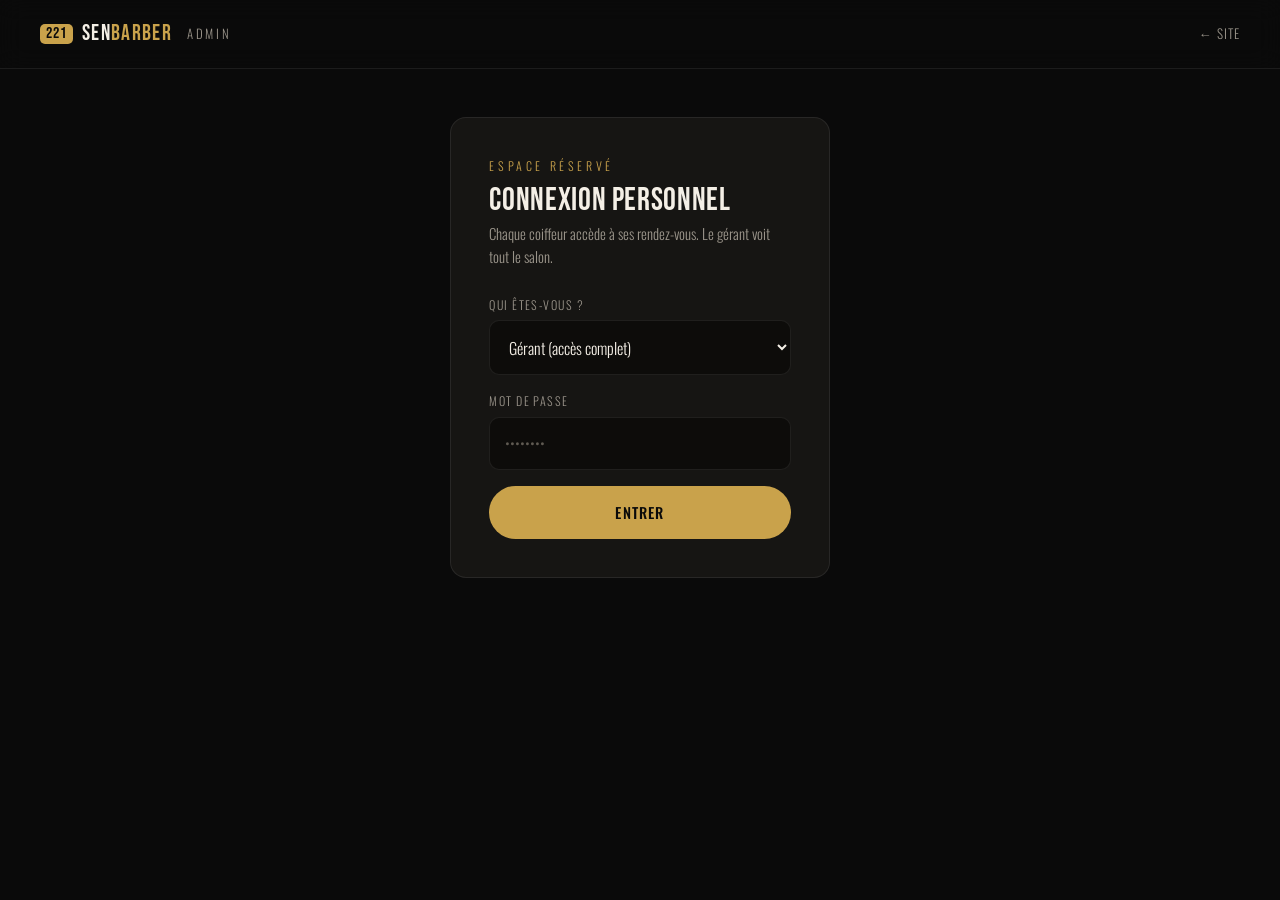
<file: admin.html>
<!DOCTYPE html>
<html lang="fr">
<head>
<meta charset="UTF-8" />
<meta name="viewport" content="width=device-width, initial-scale=1.0" />
<title>Administration — 221 SEN BARBER</title>
<meta name="theme-color" content="#0a0a0a" />
<meta name="robots" content="noindex" />
<link rel="preconnect" href="https://fonts.googleapis.com" />
<link rel="preconnect" href="https://fonts.gstatic.com" crossorigin />
<link href="https://fonts.googleapis.com/css2?family=Bebas+Neue&family=Oswald:wght@300;400;500;600;700&family=Cormorant+Garamond:ital,wght@0,500;0,600;1,500&display=swap" rel="stylesheet" />
<link rel="stylesheet" href="app.css?v=2" />
</head>
<body>

<header class="topbar">
  <a href="index.html" class="brand">
    <span class="brand-mark">221</span>
    <span class="brand-name">SEN<span class="amp">BARBER</span></span>
    <span style="color:var(--muted);font-size:.8rem;letter-spacing:.2em;margin-left:.4rem">ADMIN</span>
  </a>
  <div class="topbar-right">
    <a href="index.html">← Site</a>
    <button id="logoutBtn" class="hidden">Déconnexion</button>
  </div>
</header>

<!-- LOGIN STAFF -->
<main class="wrap wrap-narrow" id="loginView">
  <div class="card">
    <p class="eyebrow">Espace réservé</p>
    <h2>Connexion personnel</h2>
    <p class="sub">Chaque coiffeur accède à ses rendez-vous. Le gérant voit tout le salon.</p>
    <div class="alert alert-error" id="admError"></div>
    <form id="adminLoginForm">
      <label>Qui êtes-vous ?
        <select id="adm-who">
          <option value="Gérant">Gérant (accès complet)</option>
          <option value="Bocar">Bocar — coiffeur</option>
          <option value="Do">Do — coiffeur</option>
          <option value="Vito">Vito — coiffeur</option>
        </select>
      </label>
      <label>Mot de passe
        <input type="password" id="adm-pass" placeholder="••••••••" required />
      </label>
      <button type="submit" class="btn btn-gold btn-full">Entrer</button>
    </form>
  </div>
</main>

<!-- DASHBOARD -->
<main class="wrap" id="dashView" style="display:none">
  <p class="eyebrow" id="dashEyebrow">Tableau de bord</p>
  <h2 id="dashTitle" style="font-size:2.4rem;margin-bottom:1.4rem">Réservations du salon</h2>

  <div class="stats">
    <div class="stat"><b id="st-total">0</b><span id="lb-total">Total réservations</span></div>
    <div class="stat"><b id="st-attente">0</b><span>En attente</span></div>
    <div class="stat"><b id="st-jour">0</b><span>Aujourd'hui</span></div>
    <div class="stat"><b id="st-clients">0</b><span id="lb-clients">Clients inscrits</span></div>
  </div>

  <div class="adm-tabs">
    <button id="tabBookings" class="active">Réservations</button>
    <button id="tabClients">Clients</button>
  </div>

  <!-- BOOKINGS PANEL -->
  <section id="panelBookings">
    <div class="filters">
      <input type="search" id="f-search" placeholder="🔎 Rechercher un client…" />
      <select id="f-barber">
        <option value="">Tous les coiffeurs</option>
        <option>Bocar</option><option>Do</option><option>Vito</option><option>Peu importe</option>
      </select>
      <select id="f-status">
        <option value="">Tous les statuts</option>
        <option>En attente</option><option>Confirmé</option><option>Terminé</option><option>Annulé</option>
      </select>
      <input type="date" id="f-date" />
    </div>
    <div class="table-wrap">
      <table>
        <thead>
          <tr><th>Client</th><th>Prestation</th><th>Coiffeur</th><th>Jour · Heure</th><th>Statut</th><th></th></tr>
        </thead>
        <tbody id="bookingsBody"></tbody>
      </table>
    </div>
  </section>

  <!-- CLIENTS PANEL -->
  <section id="panelClients" class="hidden">
    <div class="table-wrap">
      <table>
        <thead>
          <tr><th>Nom</th><th>Téléphone</th><th>Inscrit le</th><th>Réservations</th></tr>
        </thead>
        <tbody id="clientsBody"></tbody>
      </table>
    </div>
  </section>

  <p class="note-hint">🔒 Données partagées en temps réel (Supabase) — visibles sur tous les appareils du salon.</p>
</main>

<script src="store.js?v=2"></script>
<script src="admin.js?v=3"></script>
</body>
</html>
</file>
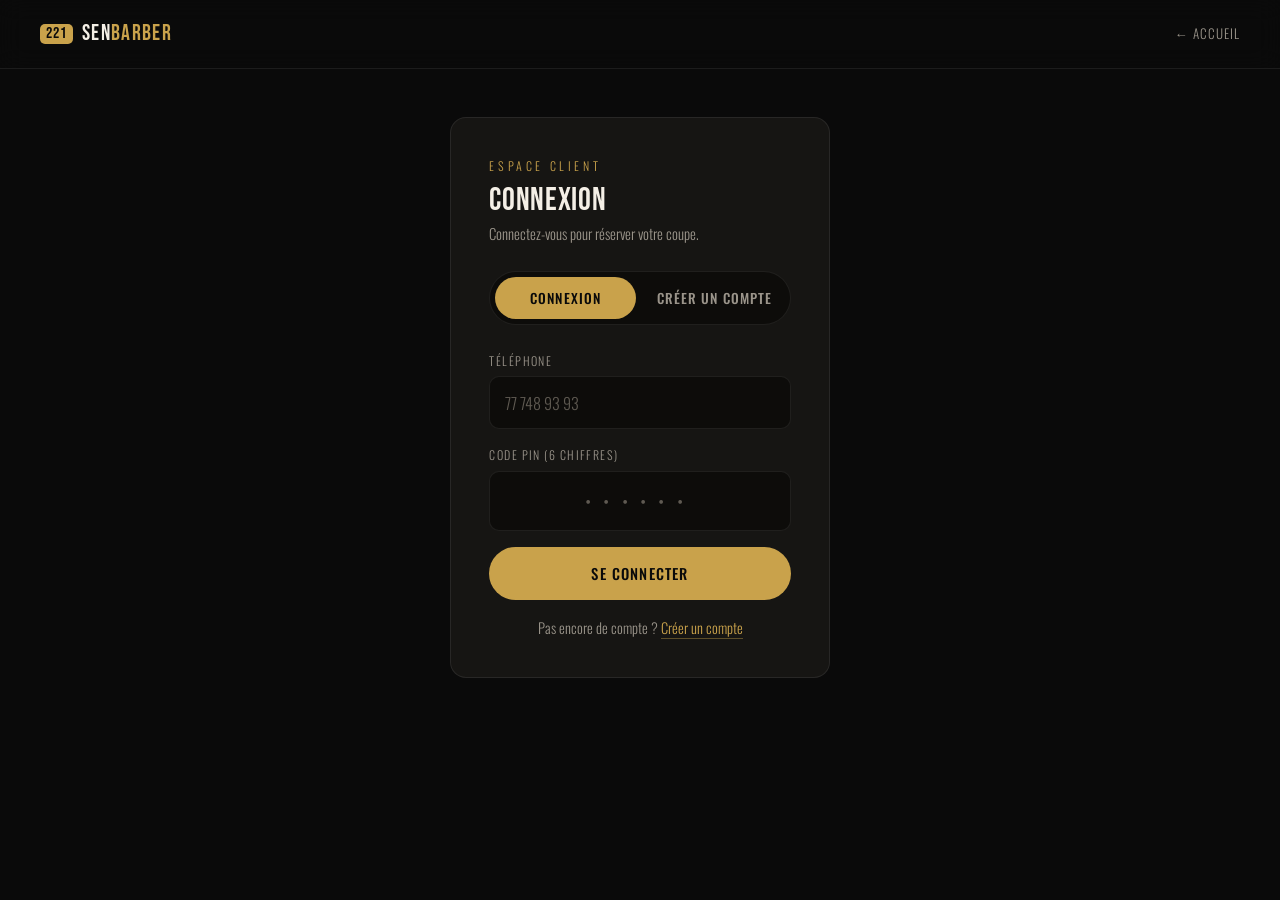
<file: compte.html>
<!DOCTYPE html>
<html lang="fr">
<head>
<meta charset="UTF-8" />
<meta name="viewport" content="width=device-width, initial-scale=1.0" />
<title>Mon compte — 221 SEN BARBER</title>
<meta name="theme-color" content="#0a0a0a" />
<link rel="preconnect" href="https://fonts.googleapis.com" />
<link rel="preconnect" href="https://fonts.gstatic.com" crossorigin />
<link href="https://fonts.googleapis.com/css2?family=Bebas+Neue&family=Oswald:wght@300;400;500;600;700&family=Cormorant+Garamond:ital,wght@0,500;0,600;1,500&display=swap" rel="stylesheet" />
<link rel="stylesheet" href="app.css?v=2" />
</head>
<body>

<header class="topbar">
  <a href="index.html" class="brand">
    <span class="brand-mark">221</span>
    <span class="brand-name">SEN<span class="amp">BARBER</span></span>
  </a>
  <div class="topbar-right">
    <a href="index.html">← Accueil</a>
    <button id="logoutBtn" class="hidden">Déconnexion</button>
  </div>
</header>

<main class="wrap wrap-narrow" id="authView">
  <div class="card">
    <p class="eyebrow">Espace client</p>
    <h2 id="authTitle">Connexion</h2>
    <p class="sub" id="authSub">Connectez-vous pour réserver votre coupe.</p>

    <div class="tabs">
      <button id="tabLogin" class="active">Connexion</button>
      <button id="tabRegister">Créer un compte</button>
    </div>

    <div class="alert alert-error" id="authError"></div>

    <!-- LOGIN -->
    <form id="loginForm">
      <label>Téléphone
        <input type="tel" id="l-phone" placeholder="77 748 93 93" autocomplete="tel" required />
      </label>
      <label>Code PIN (6 chiffres)
        <input type="password" id="l-pin" class="pin-input" inputmode="numeric" maxlength="6" placeholder="••••••" required />
      </label>
      <button type="submit" class="btn btn-gold btn-full">Se connecter</button>
      <p class="switch">Pas encore de compte ? <a id="goRegister">Créer un compte</a></p>
    </form>

    <!-- REGISTER -->
    <form id="registerForm" class="hidden">
      <label>Nom complet
        <input type="text" id="r-name" placeholder="Ex. Moussa Diop" autocomplete="name" required />
      </label>
      <label>Téléphone
        <input type="tel" id="r-phone" placeholder="77 748 93 93" autocomplete="tel" required />
      </label>
      <div class="row2">
        <label>Code PIN (6 chiffres)
          <input type="password" id="r-pin" class="pin-input" inputmode="numeric" maxlength="6" placeholder="••••••" required />
        </label>
        <label>Confirmer le PIN
          <input type="password" id="r-pin2" class="pin-input" inputmode="numeric" maxlength="6" placeholder="••••••" required />
        </label>
      </div>
      <button type="submit" class="btn btn-gold btn-full">Créer mon compte</button>
      <p class="switch">Déjà un compte ? <a id="goLogin">Se connecter</a></p>
    </form>
  </div>
</main>

<!-- ESPACE CONNECTÉ -->
<main class="wrap" id="appView" style="display:none">
  <div class="welcome">
    <div>
      <p class="eyebrow">Mon espace</p>
      <h2>Bonjour <span id="clientName"></span> 👋</h2>
      <p class="who">Réservez et suivez vos rendez-vous.</p>
    </div>
    <a href="index.html" class="btn btn-ghost btn-sm">Voir le salon</a>
  </div>

  <div class="card">
    <h2>Réserver un rendez-vous</h2>
    <p class="sub">Votre demande arrive directement dans l'espace du salon.</p>
    <div class="alert alert-ok" id="bookOk"></div>
    <div class="alert alert-error" id="bookError"></div>
    <form id="bookingForm">
      <div class="row2">
        <label>Coiffeur
          <select id="b-barber">
            <option>Peu importe</option>
            <option>Bocar</option>
            <option>Do</option>
            <option>Vito</option>
          </select>
        </label>
        <label>Prestation
          <select id="b-service">
            <optgroup label="Adultes">
              <option>Coupe Dégradé / Taper Classique</option>
              <option>Coupe + Wave Stylée</option>
              <option>Coupe + Teinture + Barbe</option>
              <option>Coupe Personnalisée</option>
              <option>Coupe Européenne</option>
              <option>Barbe Complète</option>
              <option>Boule à Zéro</option>
              <option>Contours Précis</option>
            </optgroup>
            <optgroup label="Adolescents">
              <option>Coupe Dégradé / Taper Moderne (Ado)</option>
              <option>Coupe + Wave Stylée (Ado)</option>
            </optgroup>
            <optgroup label="Enfants">
              <option>Coupe Dégradé / Tapet (Enfant)</option>
              <option>Coupe + Wave Stylée (Enfant)</option>
            </optgroup>
            <optgroup label="Soins & Formules">
              <option>Shampoing + Massage</option>
              <option>Teinte Couleur</option>
              <option>Défrichage Pro</option>
              <option>Installation Dreadlocks</option>
              <option>Installation Sisterlocks</option>
              <option>Soins de Visage</option>
            </optgroup>
          </select>
        </label>
      </div>
      <div class="row2">
        <label>Jour
          <input type="date" id="b-date" required />
        </label>
        <label>Heure
          <input type="time" id="b-time" required />
        </label>
      </div>
      <label>Note (optionnel)
        <input type="text" id="b-note" placeholder="Ex. dégradé bas, barbe courte…" />
      </label>
      <button type="submit" class="btn btn-gold btn-full">Confirmer la réservation</button>
    </form>
  </div>

  <div class="card">
    <h2>Mes réservations</h2>
    <div class="bk-list" id="myBookings"></div>
  </div>
</main>

<script src="store.js?v=2"></script>
<script src="account.js?v=3"></script>
</body>
</html>
</file>
<file: styles.css>
/* ===== TOKENS ===== */
:root{
  --bg:#0a0a0a;
  --bg-soft:#111110;
  --bg-card:#161513;
  --line:rgba(255,255,255,.08);
  --gold:#c9a24b;
  --gold-soft:#e3c884;
  --red:#c8102e;
  --cream:#f4efe6;
  --muted:#9a948a;
  --wa:#25d366;
  --r:16px;
  --maxw:1200px;
}

*{margin:0;padding:0;box-sizing:border-box}
html{scroll-behavior:smooth}
body{
  background:var(--bg);
  color:var(--cream);
  font-family:'Oswald',sans-serif;
  font-weight:300;
  line-height:1.6;
  overflow-x:hidden;
  -webkit-font-smoothing:antialiased;
}
img{display:block;width:100%;height:100%;object-fit:cover}
a{color:inherit;text-decoration:none}
em{font-family:'Cormorant Garamond',serif;font-style:italic;color:var(--gold-soft);font-weight:500}

/* ===== TYPO HELPERS ===== */
.eyebrow{
  font-size:.78rem;letter-spacing:.35em;text-transform:uppercase;
  color:var(--muted);font-weight:500;margin-bottom:1rem;
}
.eyebrow-gold{color:var(--gold)}

h2{
  font-family:'Bebas Neue',sans-serif;
  font-weight:400;
  font-size:clamp(2.4rem,6vw,4.6rem);
  line-height:.98;
  letter-spacing:.01em;
  text-transform:uppercase;
}
h3{font-family:'Bebas Neue',sans-serif;font-weight:400;letter-spacing:.02em;text-transform:uppercase}

/* ===== NAV ===== */
.nav{
  position:fixed;top:0;left:0;right:0;z-index:100;
  display:flex;align-items:center;justify-content:space-between;
  padding:1.1rem clamp(1rem,4vw,3rem);
  transition:background .4s,padding .4s,border-color .4s;
  border-bottom:1px solid transparent;
}
.nav.scrolled{
  background:rgba(10,10,10,.85);
  backdrop-filter:blur(14px);
  border-bottom:1px solid var(--line);
  padding-top:.7rem;padding-bottom:.7rem;
}
.brand{display:flex;align-items:center;gap:.55rem}
.brand-mark{
  font-family:'Bebas Neue',sans-serif;font-size:1rem;
  background:var(--gold);color:#0a0a0a;padding:.15rem .4rem;border-radius:5px;
  letter-spacing:.05em;line-height:1;
}
.brand-name{
  font-family:'Bebas Neue',sans-serif;font-size:1.5rem;letter-spacing:.06em;
}
.brand-name .amp{color:var(--gold)}
.nav-links{display:flex;align-items:center;gap:2rem}
.nav-links a{
  font-size:.85rem;letter-spacing:.12em;text-transform:uppercase;color:var(--cream);
  opacity:.8;transition:opacity .2s,color .2s;
}
.nav-links a:hover{opacity:1;color:var(--gold-soft)}
.nav-cta{
  border:1px solid var(--gold);color:var(--gold)!important;opacity:1!important;
  padding:.55rem 1.2rem;border-radius:999px;transition:all .25s;
}
.nav-cta:hover{background:var(--gold);color:#0a0a0a!important}
.burger{display:none;flex-direction:column;gap:5px;background:none;border:0;cursor:pointer;padding:6px}
.burger span{width:26px;height:2px;background:var(--cream);transition:.3s}
.burger.open span:nth-child(1){transform:translateY(7px) rotate(45deg)}
.burger.open span:nth-child(2){opacity:0}
.burger.open span:nth-child(3){transform:translateY(-7px) rotate(-45deg)}

/* ===== HERO ===== */
.hero{position:relative;min-height:100vh;display:flex;align-items:center;overflow:hidden}
.hero-bg{
  position:absolute;inset:0;background-size:cover;background-position:center 30%;
  transform:scale(1.08);animation:kenburns 18s ease-out infinite alternate;
}
@keyframes kenburns{to{transform:scale(1.18) translateY(-10px)}}
.hero-overlay{
  position:absolute;inset:0;
  background:
    linear-gradient(180deg,rgba(10,10,10,.55) 0%,rgba(10,10,10,.25) 40%,rgba(10,10,10,.92) 100%),
    linear-gradient(90deg,rgba(10,10,10,.85) 0%,rgba(10,10,10,.1) 60%);
}
.hero-content{
  position:relative;z-index:2;max-width:var(--maxw);width:100%;
  margin:0 auto;padding:7rem clamp(1.2rem,4vw,3rem) 4rem;
}
.hero-title{
  font-family:'Bebas Neue',sans-serif;font-weight:400;
  font-size:clamp(4rem,17vw,12rem);line-height:.82;letter-spacing:.02em;
  text-transform:uppercase;
}
.hero-title span{display:block;color:var(--gold)}
.hero-tagline{
  font-family:'Cormorant Garamond',serif;font-style:italic;
  font-size:clamp(1.3rem,3.5vw,2rem);color:var(--gold-soft);margin:.8rem 0 1.2rem;
}
.hero-sub{max-width:520px;color:#d9d3c8;font-size:1.05rem;font-weight:300}
.hero-actions{display:flex;flex-wrap:wrap;gap:1rem;margin:2.2rem 0 3rem}
.hero-stats{display:flex;gap:2.6rem;flex-wrap:wrap;border-top:1px solid var(--line);padding-top:1.6rem;max-width:640px}
.hero-stats strong{font-family:'Bebas Neue',sans-serif;font-size:1.9rem;color:var(--gold);display:block;line-height:1}
.hero-stats span{font-size:.78rem;letter-spacing:.15em;text-transform:uppercase;color:var(--muted)}

.scroll-hint{position:absolute;bottom:26px;left:50%;transform:translateX(-50%);z-index:2}
.scroll-hint span{
  display:block;width:26px;height:42px;border:2px solid rgba(255,255,255,.4);border-radius:14px;position:relative;
}
.scroll-hint span::after{
  content:"";position:absolute;top:7px;left:50%;transform:translateX(-50%);
  width:4px;height:8px;border-radius:2px;background:var(--gold);
  animation:scrolldot 1.6s ease-in-out infinite;
}
@keyframes scrolldot{0%,100%{opacity:0;top:7px}50%{opacity:1;top:20px}}

/* ===== BUTTONS ===== */
.btn{
  display:inline-flex;align-items:center;gap:.6rem;
  font-family:'Oswald';font-weight:500;font-size:.92rem;letter-spacing:.08em;text-transform:uppercase;
  padding:.95rem 1.7rem;border-radius:999px;cursor:pointer;transition:all .25s;border:1px solid transparent;
}
.btn-gold{background:var(--gold);color:#0a0a0a}
.btn-gold:hover{background:var(--gold-soft);transform:translateY(-2px);box-shadow:0 12px 30px -12px rgba(201,162,75,.7)}
.btn-ghost{border-color:rgba(255,255,255,.25);color:var(--cream)}
.btn-ghost:hover{border-color:var(--gold);color:var(--gold)}
.btn-full{width:100%;justify-content:center}

/* ===== MARQUEE ===== */
.marquee{background:var(--gold);color:#0a0a0a;overflow:hidden;padding:.8rem 0;border-top:1px solid #0a0a0a;border-bottom:1px solid #0a0a0a}
.marquee-track{display:flex;gap:2rem;white-space:nowrap;width:max-content;animation:marquee 26s linear infinite}
.marquee-track span{font-family:'Bebas Neue';font-size:1.5rem;letter-spacing:.08em}
.marquee-track i{opacity:.6;font-style:normal}
@keyframes marquee{to{transform:translateX(-50%)}}

/* ===== SECTION LAYOUT ===== */
.section{max-width:var(--maxw);margin:0 auto;padding:clamp(4rem,9vw,7.5rem) clamp(1.2rem,4vw,3rem)}
.section-head{margin-bottom:3rem}
.section-head h2 em{display:inline}

/* ===== SERVICES / PRICE MENU ===== */
.tabs{display:flex;flex-wrap:wrap;gap:.6rem;margin-bottom:2rem}
.tab{
  font-family:'Oswald';font-weight:500;font-size:.85rem;letter-spacing:.1em;text-transform:uppercase;
  background:var(--bg-card);border:1px solid var(--line);color:var(--muted);
  padding:.7rem 1.3rem;border-radius:999px;cursor:pointer;transition:all .25s;
}
.tab:hover{color:var(--cream);border-color:rgba(201,162,75,.4)}
.tab.active{background:var(--gold);color:#0a0a0a;border-color:var(--gold)}
.price-menu{position:relative}
.price-panel{display:none;animation:fade .4s ease}
.price-panel.active{display:block}
@keyframes fade{from{opacity:0;transform:translateY(10px)}to{opacity:1;transform:none}}
.price-list{list-style:none;display:grid;gap:.1rem}
.price-list.two-col{grid-template-columns:1fr 1fr;gap:.1rem 3rem}
.price-list li{
  display:flex;align-items:baseline;justify-content:space-between;gap:1rem;
  padding:1rem .3rem;border-bottom:1px solid var(--line);position:relative;
}
.price-list li span{font-size:1.05rem;color:var(--cream);font-weight:300}
.price-list li b{font-family:'Bebas Neue';font-size:1.5rem;color:var(--gold);letter-spacing:.03em;white-space:nowrap;position:relative;padding-left:.5rem}
.price-list li b::after{content:" F";font-size:.7em;color:var(--muted)}
.price-list li b.sd{font-family:'Oswald';font-size:.85rem;font-weight:400;color:var(--muted);text-transform:uppercase;letter-spacing:.08em}
.price-list li b.sd::after{content:""}
.price-list li.hot span::before{content:"★ ";color:var(--gold)}
.price-list li.hot{background:linear-gradient(90deg,rgba(201,162,75,.08),transparent);border-radius:8px}
.services-note{margin-top:2rem;color:var(--muted);font-size:.9rem;text-align:center;letter-spacing:.02em}
.services-note a{color:var(--gold);border-bottom:1px solid rgba(201,162,75,.4)}

/* ===== BARBERS ===== */
.barbers-grid{display:grid;grid-template-columns:repeat(3,1fr);gap:1.4rem}
.barber{background:var(--bg-card);border:1px solid var(--line);border-radius:var(--r);overflow:hidden;transition:transform .3s,border-color .3s}
.barber:hover{transform:translateY(-6px);border-color:rgba(201,162,75,.4)}
.barber-photo{aspect-ratio:4/5;overflow:hidden;position:relative}
.barber-photo::after{content:"";position:absolute;inset:0;background:linear-gradient(180deg,transparent 55%,rgba(10,10,10,.6))}
.barber-photo img{transition:transform .6s}
.barber:hover .barber-photo img{transform:scale(1.06)}
.barber-info{padding:1.6rem 1.5rem 1.8rem}
.barber-info h3{font-size:2rem}
.barber-role{color:var(--gold);font-size:.8rem;letter-spacing:.15em;text-transform:uppercase;margin:.2rem 0 .8rem}
.barber-desc{color:var(--muted);font-size:.95rem;font-weight:300}
.barber-book{display:inline-block;margin-top:1.1rem;color:var(--cream);font-size:.85rem;letter-spacing:.08em;text-transform:uppercase;border-bottom:1px solid var(--gold);padding-bottom:2px;transition:color .2s}
.barber-book:hover{color:var(--gold)}

/* ===== GALLERY ===== */
.gallery-grid{display:grid;grid-template-columns:repeat(4,1fr);grid-auto-rows:220px;gap:.9rem}
.g-item{overflow:hidden;border-radius:12px;position:relative}
.g-item img{transition:transform .7s}
.g-item:hover img{transform:scale(1.08)}
.g-item::after{content:"";position:absolute;inset:0;background:rgba(201,162,75,0);transition:background .3s}
.g-item:hover::after{background:rgba(201,162,75,.12)}
.g-tall{grid-row:span 2}
.g-wide{grid-column:span 2}

/* ===== ABOUT ===== */
.about-grid{display:grid;grid-template-columns:1fr 1fr;gap:clamp(2rem,5vw,4.5rem);align-items:center}
.about-media{position:relative;border-radius:var(--r);overflow:hidden;aspect-ratio:4/5}
.about-badge{
  position:absolute;bottom:1.4rem;left:1.4rem;background:rgba(10,10,10,.85);backdrop-filter:blur(6px);
  border:1px solid var(--gold);border-radius:12px;padding:.9rem 1.2rem;display:flex;flex-direction:column;line-height:1;
}
.about-badge strong{font-family:'Bebas Neue';font-size:2.2rem;color:var(--gold)}
.about-badge span{font-size:.72rem;letter-spacing:.25em;color:var(--cream)}
.about-text p{color:#cfc9bd;margin-top:1.1rem;font-weight:300}
.about-text h2{margin-bottom:.4rem}
.about-list{list-style:none;margin-top:1.8rem;display:grid;gap:.7rem}
.about-list li{display:flex;align-items:center;gap:.7rem;color:var(--cream);font-size:.98rem}
.about-list span{color:var(--gold)}

/* ===== CONTACT ===== */
.contact{max-width:var(--maxw)}
.contact-inner{display:grid;grid-template-columns:1fr 1fr;gap:clamp(2rem,5vw,4rem);align-items:start}
.contact-lead{color:#cfc9bd;max-width:440px;margin-bottom:2rem;font-weight:300}
.contact-cards{display:grid;gap:.8rem;margin-bottom:2.4rem}
.c-card{display:flex;align-items:center;gap:1rem;background:var(--bg-card);border:1px solid var(--line);border-radius:14px;padding:1rem 1.2rem;transition:border-color .25s,transform .25s}
.c-card:hover{border-color:rgba(201,162,75,.5);transform:translateX(4px)}
.c-icon{width:46px;height:46px;flex:none;display:grid;place-items:center;border-radius:12px;background:rgba(201,162,75,.12);color:var(--gold)}
.c-icon.wa{background:rgba(37,211,102,.15);color:var(--wa)}
.c-card span{font-size:.72rem;letter-spacing:.15em;text-transform:uppercase;color:var(--muted);display:block}
.c-card strong{font-weight:500;font-size:1.05rem}
.hours h4{font-family:'Bebas Neue';font-size:1.3rem;letter-spacing:.05em;margin-bottom:.8rem;color:var(--gold)}
.hours ul{list-style:none;display:grid;gap:.55rem}
.hours li{display:flex;justify-content:space-between;gap:1rem;border-bottom:1px dashed var(--line);padding-bottom:.55rem;font-size:.92rem;color:#cfc9bd}
.hours b{color:var(--cream);font-weight:500}

.socials{margin-top:2rem}
.socials h4{font-family:'Bebas Neue';font-size:1.3rem;letter-spacing:.05em;margin-bottom:.9rem;color:var(--gold)}
.social-row{display:flex;flex-wrap:wrap;gap:.7rem}
.social{
  display:inline-flex;align-items:center;gap:.5rem;background:var(--bg-card);border:1px solid var(--line);
  padding:.6rem 1rem;border-radius:999px;font-size:.85rem;letter-spacing:.05em;color:var(--cream);transition:all .25s;
}
.social:hover{border-color:var(--gold);color:var(--gold);transform:translateY(-2px)}

/* ===== LOCATION ===== */
.location{display:grid;grid-template-columns:1fr 1.3fr;gap:0;align-items:stretch;border-top:1px solid var(--line)}
.location-info{padding:clamp(3rem,6vw,5rem) clamp(1.4rem,4vw,3.5rem);display:flex;flex-direction:column;justify-content:center;background:var(--bg-soft)}
.location-info h2{margin:.3rem 0 1rem}
.loc-desc{color:#cfc9bd;max-width:400px;margin-bottom:1.8rem;font-weight:300}
.location-info .btn{align-self:flex-start}
.location-map{
  min-height:380px;position:relative;background:#12110f;
  background-image:
    linear-gradient(rgba(201,162,75,.06) 1px,transparent 1px),
    linear-gradient(90deg,rgba(201,162,75,.06) 1px,transparent 1px);
  background-size:38px 38px;
}
.location-map::after{
  content:"📍 Dakar, Sénégal";position:absolute;inset:0;display:grid;place-content:center;
  font-family:'Bebas Neue';font-size:1.4rem;letter-spacing:.1em;color:var(--muted);z-index:0;
}
.location-map iframe{position:absolute;inset:0;width:100%;height:100%;border:0;filter:grayscale(.3) contrast(1.05);z-index:1}

.reserve-card{background:linear-gradient(160deg,#1a1814,#121110);border:1px solid rgba(201,162,75,.25);border-radius:var(--r);padding:clamp(1.6rem,3vw,2.4rem)}
.reserve-card h3{font-size:1.9rem}
.reserve-card>p{color:var(--muted);font-size:.92rem;margin:.4rem 0 1.6rem;font-weight:300}
#bookForm{display:grid;gap:1rem}
#bookForm label{display:grid;gap:.4rem;font-size:.78rem;letter-spacing:.12em;text-transform:uppercase;color:var(--muted)}
#bookForm input,#bookForm select{
  background:#0d0c0a;border:1px solid var(--line);border-radius:10px;padding:.8rem .9rem;
  color:var(--cream);font-family:'Oswald';font-size:1rem;font-weight:300;transition:border-color .2s;
}
#bookForm input:focus,#bookForm select:focus{outline:none;border-color:var(--gold)}
#bookForm input::placeholder{color:#5f5a52}
.form-row{display:grid;grid-template-columns:1fr 1fr;gap:1rem}
#bookForm button{margin-top:.4rem}

/* ===== FOOTER ===== */
.footer{border-top:1px solid var(--line);background:var(--bg-soft);padding:3.5rem clamp(1.2rem,4vw,3rem) 1.8rem}
.footer-top{max-width:var(--maxw);margin:0 auto;display:flex;flex-wrap:wrap;gap:2rem;justify-content:space-between;align-items:flex-start;padding-bottom:2.5rem;border-bottom:1px solid var(--line)}
.footer-brand{display:flex;flex-direction:column;gap:.5rem}
.footer-brand .brand-mark{align-self:flex-start}
.footer-brand p{color:var(--gold-soft);font-family:'Cormorant Garamond',serif;font-style:italic;font-size:1.05rem}
.footer-nav,.footer-social{display:flex;gap:1.4rem;flex-wrap:wrap}
.footer-nav a,.footer-social a{font-size:.85rem;letter-spacing:.1em;text-transform:uppercase;color:var(--muted);transition:color .2s}
.footer-nav a:hover,.footer-social a:hover{color:var(--gold)}
.footer-bottom{max-width:var(--maxw);margin:0 auto;padding-top:1.6rem;display:flex;justify-content:space-between;flex-wrap:wrap;gap:.6rem}
.footer-bottom p{font-size:.8rem;color:var(--muted);letter-spacing:.03em}
.credit{color:var(--gold-soft)!important;font-family:'Cormorant Garamond',serif;font-style:italic}

/* ===== FAB ===== */
.fab{
  position:fixed;bottom:22px;right:22px;z-index:90;width:60px;height:60px;border-radius:50%;
  background:var(--wa);color:#fff;display:grid;place-items:center;
  box-shadow:0 12px 30px -8px rgba(37,211,102,.6);transition:transform .25s;
  animation:pulse 2.4s infinite;
}
.fab:hover{transform:scale(1.08)}
@keyframes pulse{0%{box-shadow:0 0 0 0 rgba(37,211,102,.45)}70%{box-shadow:0 0 0 16px rgba(37,211,102,0)}100%{box-shadow:0 0 0 0 rgba(37,211,102,0)}}

/* ===== REVEAL ===== */
.reveal{opacity:0;transform:translateY(28px);transition:opacity .7s ease,transform .7s ease}
.reveal.in{opacity:1;transform:none}

/* ===== RESPONSIVE ===== */
@media(max-width:900px){
  .barbers-grid{grid-template-columns:1fr 1fr}
  .about-grid,.contact-inner,.location{grid-template-columns:1fr}
  .location-map{min-height:320px;order:2}
  .gallery-grid{grid-template-columns:repeat(2,1fr);grid-auto-rows:180px}
  .g-wide{grid-column:span 2}
  .g-tall{grid-row:span 1}
}
@media(max-width:720px){
  .nav-links{
    position:fixed;top:0;right:0;height:100vh;width:min(78vw,320px);
    flex-direction:column;justify-content:center;gap:1.8rem;
    background:rgba(12,11,10,.98);backdrop-filter:blur(16px);
    transform:translateX(100%);transition:transform .35s;border-left:1px solid var(--line);
  }
  .nav-links.open{transform:none}
  .nav-links a{font-size:1.05rem}
  .burger{display:flex;z-index:101}
}
@media(max-width:560px){
  .barbers-grid{grid-template-columns:1fr}
  .price-list.two-col{grid-template-columns:1fr}
  .price-list li span{font-size:.98rem}
  .hero-stats{gap:1.6rem}
  .form-row{grid-template-columns:1fr}
  .footer-top{flex-direction:column}
}
</file>
<file: app.css>
/* ===== 221 SEN BARBER — pages Compte & Admin ===== */
:root{
  --bg:#0a0a0a;--bg-soft:#111110;--bg-card:#161513;--line:rgba(255,255,255,.08);
  --gold:#c9a24b;--gold-soft:#e3c884;--red:#c8102e;--cream:#f4efe6;--muted:#9a948a;
  --wa:#25d366;--ok:#3ba55d;--warn:#d9a441;--bad:#c0455b;--r:16px;
}
*{margin:0;padding:0;box-sizing:border-box}
body{background:var(--bg);color:var(--cream);font-family:'Oswald',sans-serif;font-weight:300;line-height:1.6;-webkit-font-smoothing:antialiased;min-height:100vh}
a{color:inherit;text-decoration:none}
h1,h2,h3,h4{font-family:'Bebas Neue',sans-serif;font-weight:400;letter-spacing:.02em;text-transform:uppercase;line-height:1}

/* topbar */
.topbar{display:flex;align-items:center;justify-content:space-between;padding:1rem clamp(1rem,4vw,2.5rem);border-bottom:1px solid var(--line);position:sticky;top:0;background:rgba(10,10,10,.9);backdrop-filter:blur(12px);z-index:50}
.brand{display:flex;align-items:center;gap:.55rem}
.brand-mark{font-family:'Bebas Neue';font-size:1rem;background:var(--gold);color:#0a0a0a;padding:.15rem .4rem;border-radius:5px;letter-spacing:.05em;line-height:1}
.brand-name{font-family:'Bebas Neue';font-size:1.4rem;letter-spacing:.06em}
.brand-name .amp{color:var(--gold)}
.topbar-right{display:flex;align-items:center;gap:1rem}
.topbar-right a,.topbar-right button{font-size:.82rem;letter-spacing:.08em;text-transform:uppercase;color:var(--muted);background:none;border:0;cursor:pointer;transition:color .2s}
.topbar-right a:hover,.topbar-right button:hover{color:var(--gold)}

/* wrapper */
.wrap{max-width:1080px;margin:0 auto;padding:clamp(1.5rem,4vw,3rem) clamp(1rem,4vw,2.5rem)}
.wrap-narrow{max-width:460px}

/* card */
.card{background:var(--bg-card);border:1px solid var(--line);border-radius:var(--r);padding:clamp(1.5rem,4vw,2.4rem)}
.card+.card{margin-top:1.4rem}
.card h2{font-size:2rem;margin-bottom:.3rem}
.card .sub{color:var(--muted);font-size:.92rem;margin-bottom:1.6rem}

/* eyebrow */
.eyebrow{font-size:.75rem;letter-spacing:.3em;text-transform:uppercase;color:var(--gold);margin-bottom:.6rem}

/* forms */
label{display:grid;gap:.4rem;font-size:.75rem;letter-spacing:.12em;text-transform:uppercase;color:var(--muted);margin-bottom:1rem}
input,select,textarea{background:#0d0c0a;border:1px solid var(--line);border-radius:10px;padding:.85rem .9rem;color:var(--cream);font-family:'Oswald';font-size:1rem;font-weight:300;transition:border-color .2s;width:100%}
input:focus,select:focus,textarea:focus{outline:none;border-color:var(--gold)}
input::placeholder{color:#5f5a52}
.row2{display:grid;grid-template-columns:1fr 1fr;gap:1rem}
.pin-input{letter-spacing:.6em;text-align:center;font-size:1.3rem}

/* buttons */
.btn{display:inline-flex;align-items:center;justify-content:center;gap:.55rem;font-family:'Oswald';font-weight:500;font-size:.92rem;letter-spacing:.08em;text-transform:uppercase;padding:.9rem 1.5rem;border-radius:999px;cursor:pointer;transition:all .25s;border:1px solid transparent}
.btn-gold{background:var(--gold);color:#0a0a0a}
.btn-gold:hover{background:var(--gold-soft);transform:translateY(-2px)}
.btn-ghost{border-color:rgba(255,255,255,.22);color:var(--cream);background:none}
.btn-ghost:hover{border-color:var(--gold);color:var(--gold)}
.btn-full{width:100%}
.btn-sm{padding:.5rem .9rem;font-size:.78rem}

/* tabs */
.tabs{display:flex;gap:.5rem;margin-bottom:1.6rem;border:1px solid var(--line);border-radius:999px;padding:.3rem;background:#0d0c0a}
.tabs button{flex:1;background:none;border:0;color:var(--muted);font-family:'Oswald';font-weight:500;font-size:.85rem;letter-spacing:.08em;text-transform:uppercase;padding:.7rem;border-radius:999px;cursor:pointer;transition:all .2s}
.tabs button.active{background:var(--gold);color:#0a0a0a}

/* alerts */
.alert{border-radius:10px;padding:.8rem 1rem;font-size:.9rem;margin-bottom:1rem;display:none}
.alert.show{display:block}
.alert-error{background:rgba(192,69,91,.14);border:1px solid rgba(192,69,91,.4);color:#f0a9b5}
.alert-ok{background:rgba(59,165,93,.14);border:1px solid rgba(59,165,93,.4);color:#a6e3ba}

/* switch link */
.switch{text-align:center;margin-top:1rem;font-size:.9rem;color:var(--muted)}
.switch a{color:var(--gold);cursor:pointer;border-bottom:1px solid rgba(201,162,75,.4)}

/* hidden */
.hidden{display:none!important}

/* welcome */
.welcome{display:flex;align-items:center;justify-content:space-between;gap:1rem;flex-wrap:wrap;margin-bottom:1.6rem}
.welcome h2{font-size:2.2rem}
.welcome .who{color:var(--gold-soft);font-family:'Cormorant Garamond',serif;font-style:italic;font-size:1.1rem}

/* stats */
.stats{display:grid;grid-template-columns:repeat(4,1fr);gap:1rem;margin-bottom:1.8rem}
.stat{background:var(--bg-card);border:1px solid var(--line);border-radius:14px;padding:1.2rem}
.stat b{font-family:'Bebas Neue';font-size:2.2rem;color:var(--gold);display:block;line-height:1}
.stat span{font-size:.72rem;letter-spacing:.12em;text-transform:uppercase;color:var(--muted)}

/* filter bar */
.filters{display:flex;gap:.7rem;flex-wrap:wrap;margin-bottom:1.4rem}
.filters input,.filters select{width:auto;flex:1;min-width:130px;margin:0}

/* booking list (client) */
.bk-list{display:grid;gap:.8rem}
.bk{display:flex;align-items:center;gap:1rem;background:#0d0c0a;border:1px solid var(--line);border-radius:12px;padding:1rem 1.1rem}
.bk-date{text-align:center;flex:none;width:60px}
.bk-date b{font-family:'Bebas Neue';font-size:1.6rem;color:var(--gold);display:block;line-height:1}
.bk-date span{font-size:.7rem;text-transform:uppercase;color:var(--muted)}
.bk-main{flex:1;min-width:0}
.bk-main strong{font-weight:500}
.bk-main small{display:block;color:var(--muted);font-size:.82rem}
.empty{color:var(--muted);text-align:center;padding:2rem;font-style:italic;font-family:'Cormorant Garamond',serif;font-size:1.1rem}

/* status badge / pill */
.pill{font-size:.72rem;letter-spacing:.06em;text-transform:uppercase;padding:.28rem .6rem;border-radius:999px;font-weight:500;white-space:nowrap}
.pill.attente{background:rgba(217,164,65,.16);color:#e6c07a;border:1px solid rgba(217,164,65,.4)}
.pill.confirme{background:rgba(59,165,93,.16);color:#a6e3ba;border:1px solid rgba(59,165,93,.4)}
.pill.termine{background:rgba(120,130,255,.14);color:#b9c0ff;border:1px solid rgba(120,130,255,.35)}
.pill.annule{background:rgba(192,69,91,.16);color:#f0a9b5;border:1px solid rgba(192,69,91,.4)}

/* admin table */
.table-wrap{overflow-x:auto;border:1px solid var(--line);border-radius:14px}
table{width:100%;border-collapse:collapse;min-width:720px}
th{text-align:left;font-size:.72rem;letter-spacing:.1em;text-transform:uppercase;color:var(--muted);font-weight:500;padding:.9rem 1rem;border-bottom:1px solid var(--line);background:#0d0c0a}
td{padding:.9rem 1rem;border-bottom:1px solid var(--line);font-size:.92rem;vertical-align:middle}
tr:last-child td{border-bottom:0}
td .cname{font-weight:500}
td .cphone{color:var(--muted);font-size:.82rem}
td select{padding:.4rem .6rem;font-size:.82rem;width:auto}
.del{background:none;border:0;color:var(--muted);cursor:pointer;font-size:1.1rem;transition:color .2s;padding:.2rem}
.del:hover{color:var(--bad)}

/* admin sub-tabs */
.adm-tabs{display:flex;gap:1.4rem;margin-bottom:1.4rem;border-bottom:1px solid var(--line)}
.adm-tabs button{background:none;border:0;color:var(--muted);font-family:'Oswald';font-weight:500;font-size:.9rem;letter-spacing:.06em;text-transform:uppercase;padding:.5rem 0 .9rem;cursor:pointer;border-bottom:2px solid transparent;margin-bottom:-1px}
.adm-tabs button.active{color:var(--gold);border-bottom-color:var(--gold)}

.note-hint{color:var(--muted);font-size:.85rem;text-align:center;margin-top:1.4rem}
.note-hint a{color:var(--gold)}

@media(max-width:620px){
  .stats{grid-template-columns:1fr 1fr}
  .row2{grid-template-columns:1fr}
  .welcome{align-items:flex-start;flex-direction:column}
}
</file>
